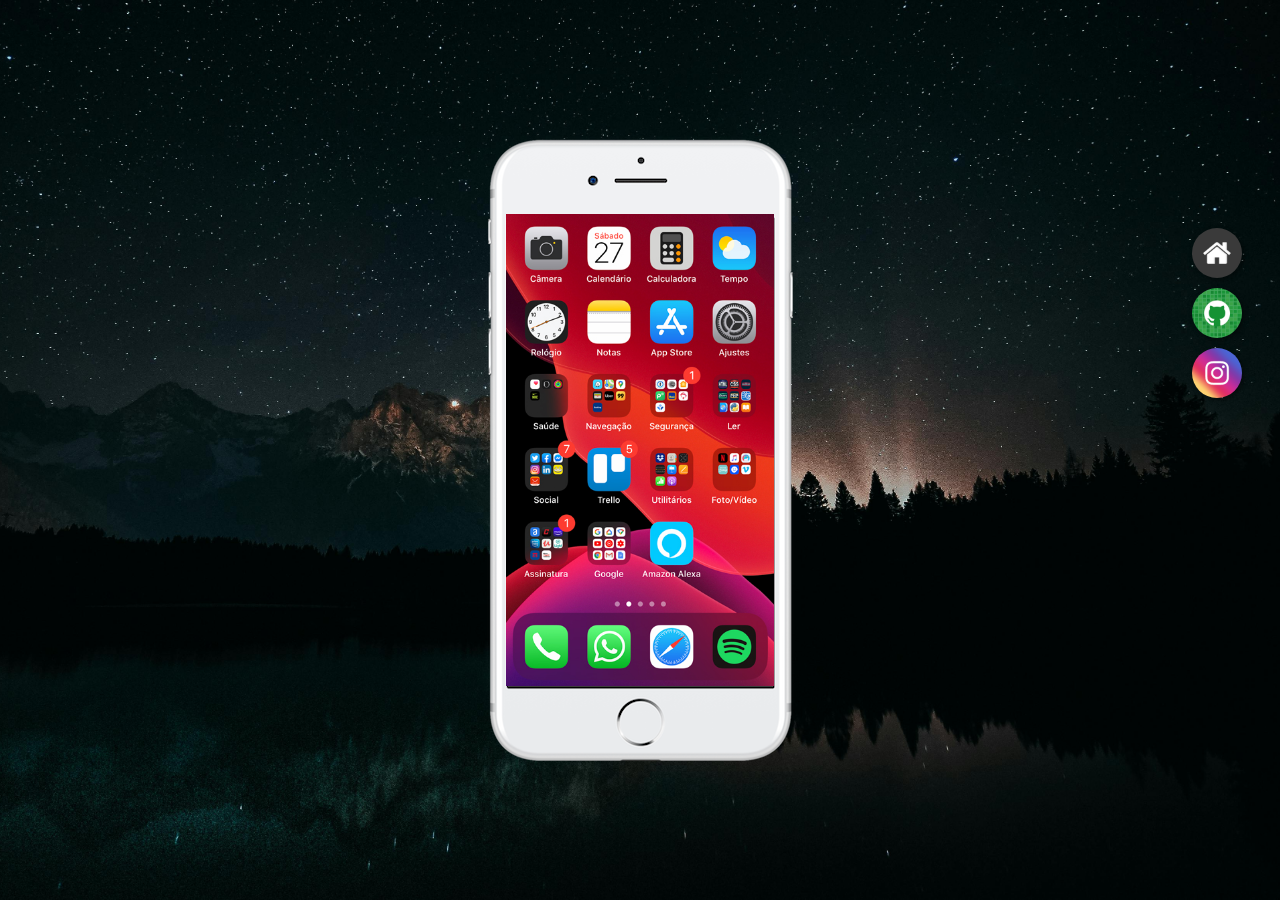
<file: index.html>
<!DOCTYPE html>
<html lang="pt-br">
<head>
    <meta charset="UTF-8">
    <meta name="viewport" content="width=device-width, initial-scale=1.0">
    <link rel="shortcut icon" href="pacote-d013/pacote-d013/imagens/aplicativo-movel.png" type="image/x-icon">   
    <link rel="stylesheet" href="estilos/style.css">
    <title>Projeto Redes Sociais</title>
</head>
<body>
    <main>
        <section id="telefone">
            <iframe src="home.html" name="tela" id="tela" frameborder="0">
                Seu navegador não é compatível com isso.
            </iframe>
        </section>
        <section id="redes-sociais">
            <a href="home.html" target="tela"><img src="pacote-d013/pacote-d013/imagens/logo-home.jpg" alt=""></a>
            <a href="github.html" target="tela"><img src="pacote-d013/pacote-d013/imagens/logo-github.jpg" alt=""></a>
            <a href="instagram.html" target="tela"><img src="pacote-d013/pacote-d013/imagens/logo-instagram.jpg" alt=""></a>
            
        </section>
    </main>
</body>
</html>
</file>
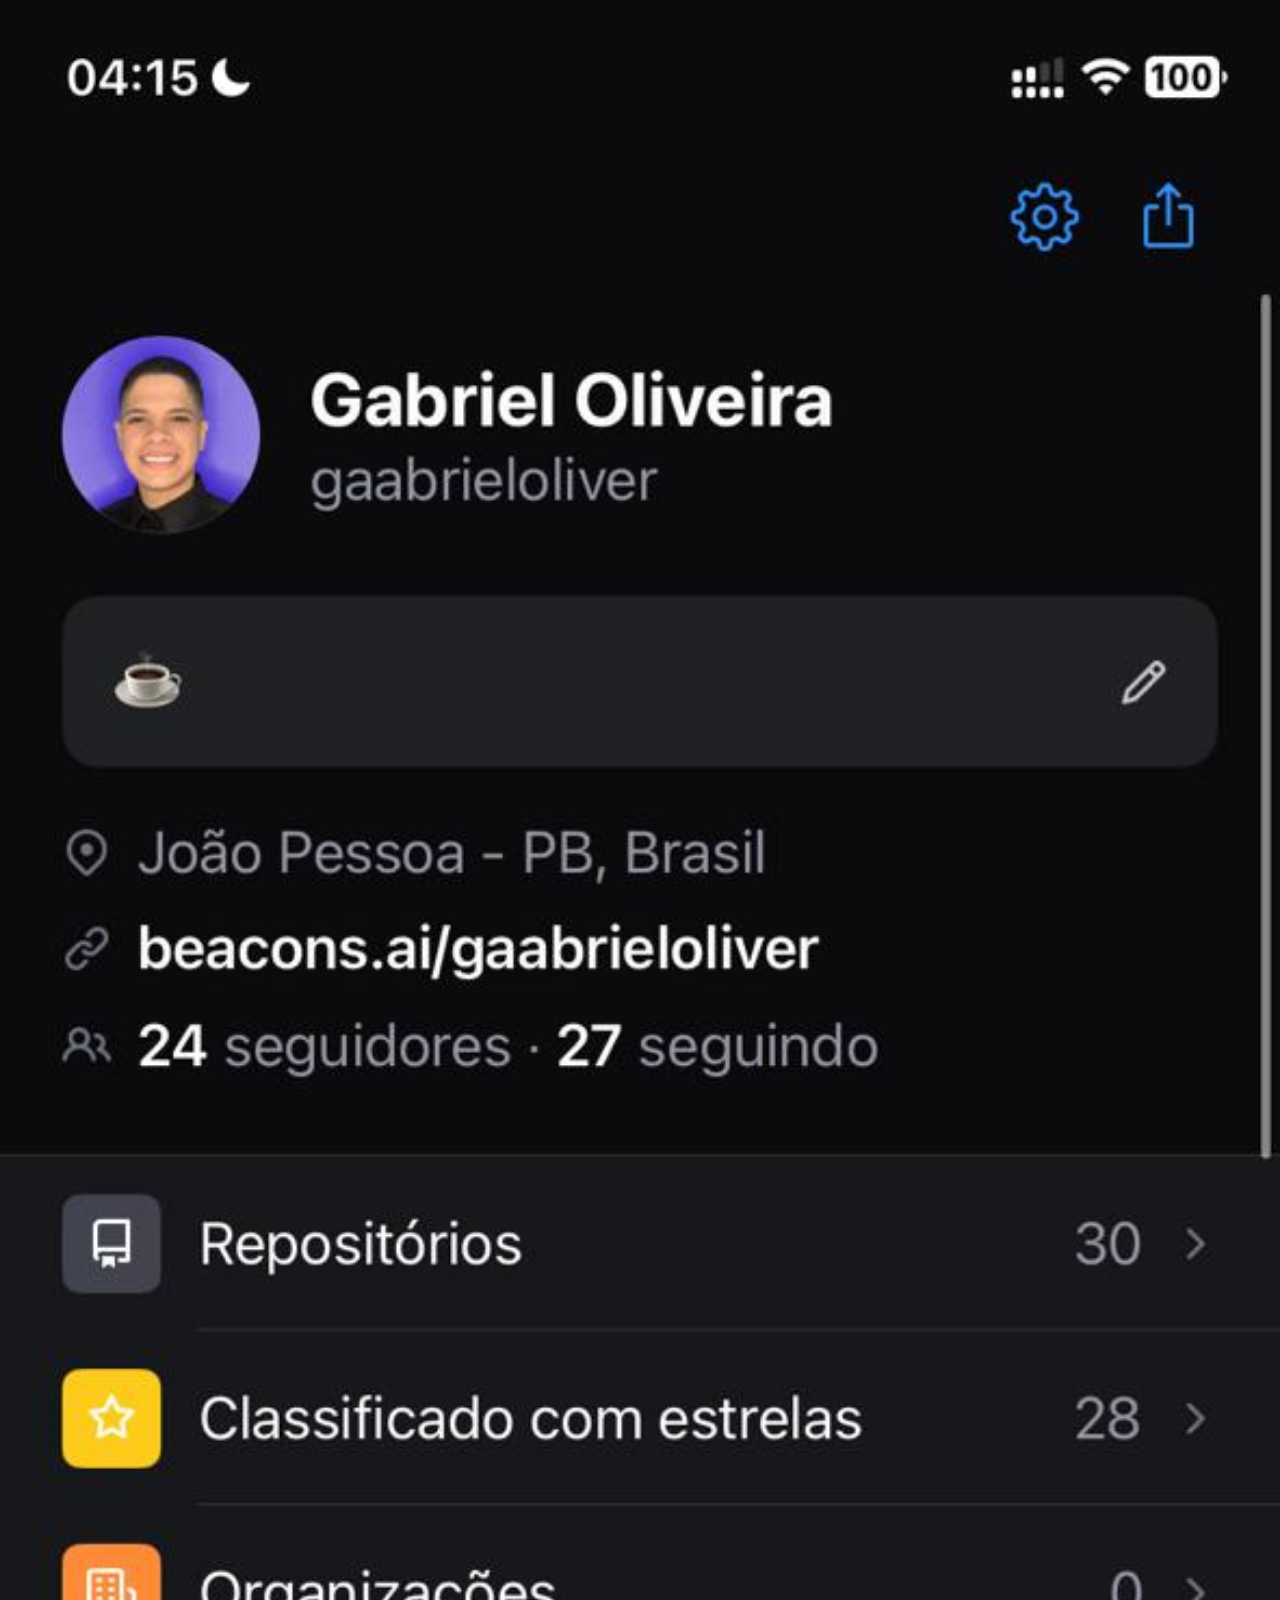
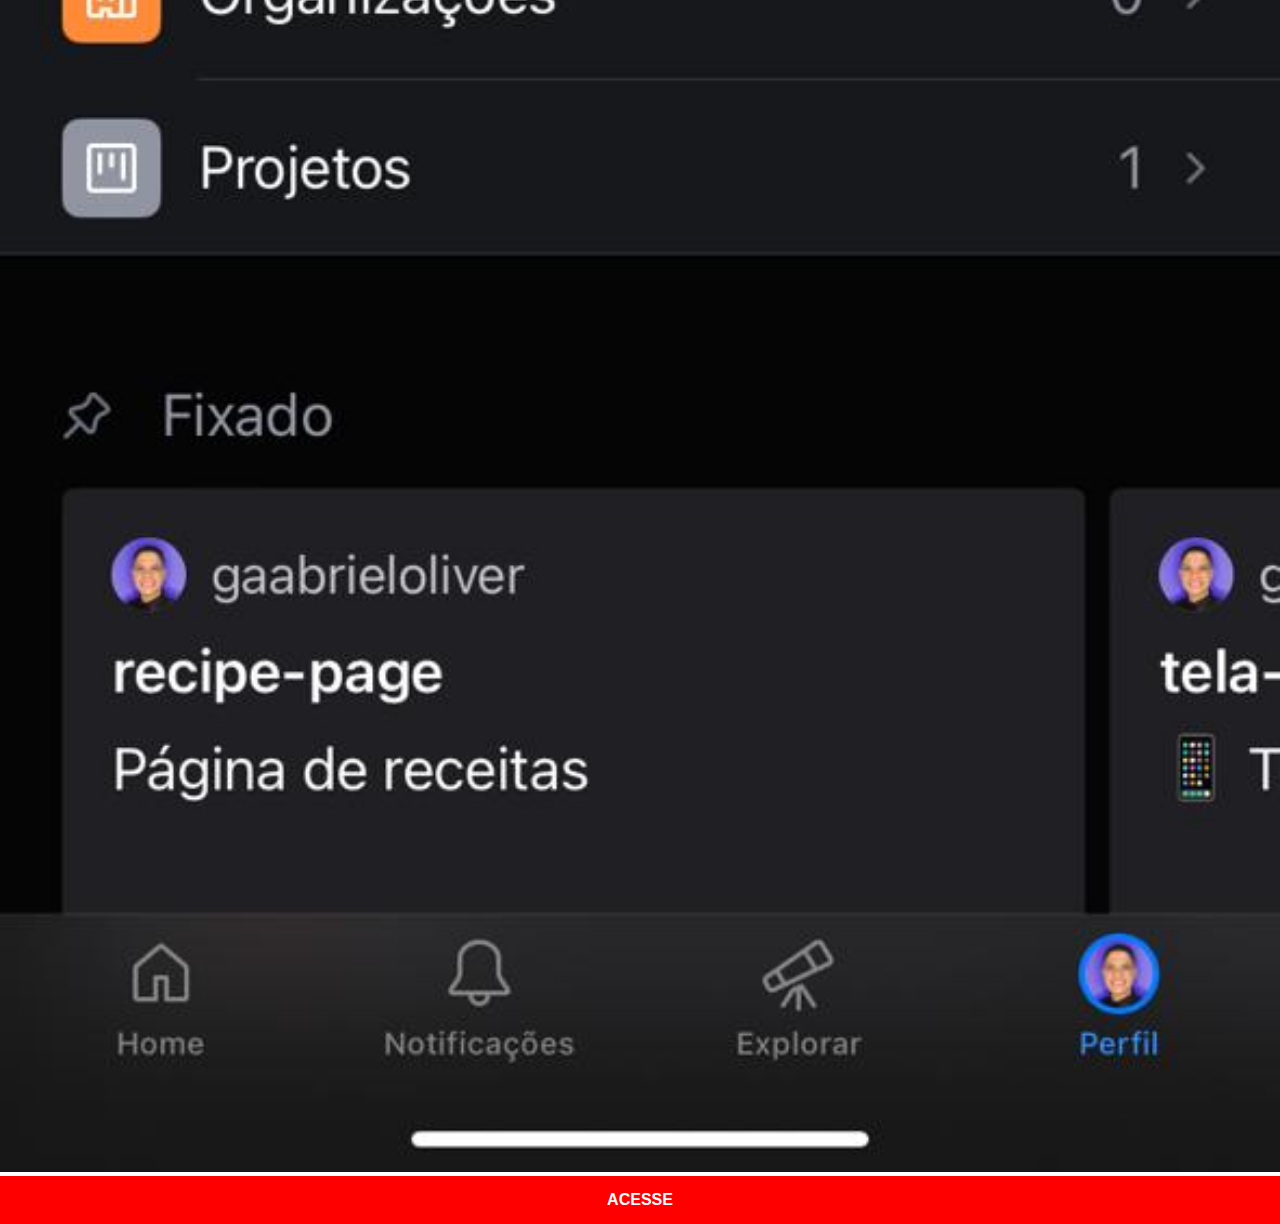
<file: github.html>
<!DOCTYPE html>
<html lang="pt-br">
<head>
    <meta charset="UTF-8">
    <meta name="viewport" content="width=device-width, initial-scale=1.0">
    <title>GitHub</title>
    <link rel="stylesheet" href="estilos/social.css">
</head>
<body>
    <img src="pacote-d013/pacote-d013/imagens/github.jpeg" alt="Instagram">
    <a href="https://github.com/gaabrieloliver" target="_blank">ACESSE</a>
</body>
</html>
</file>
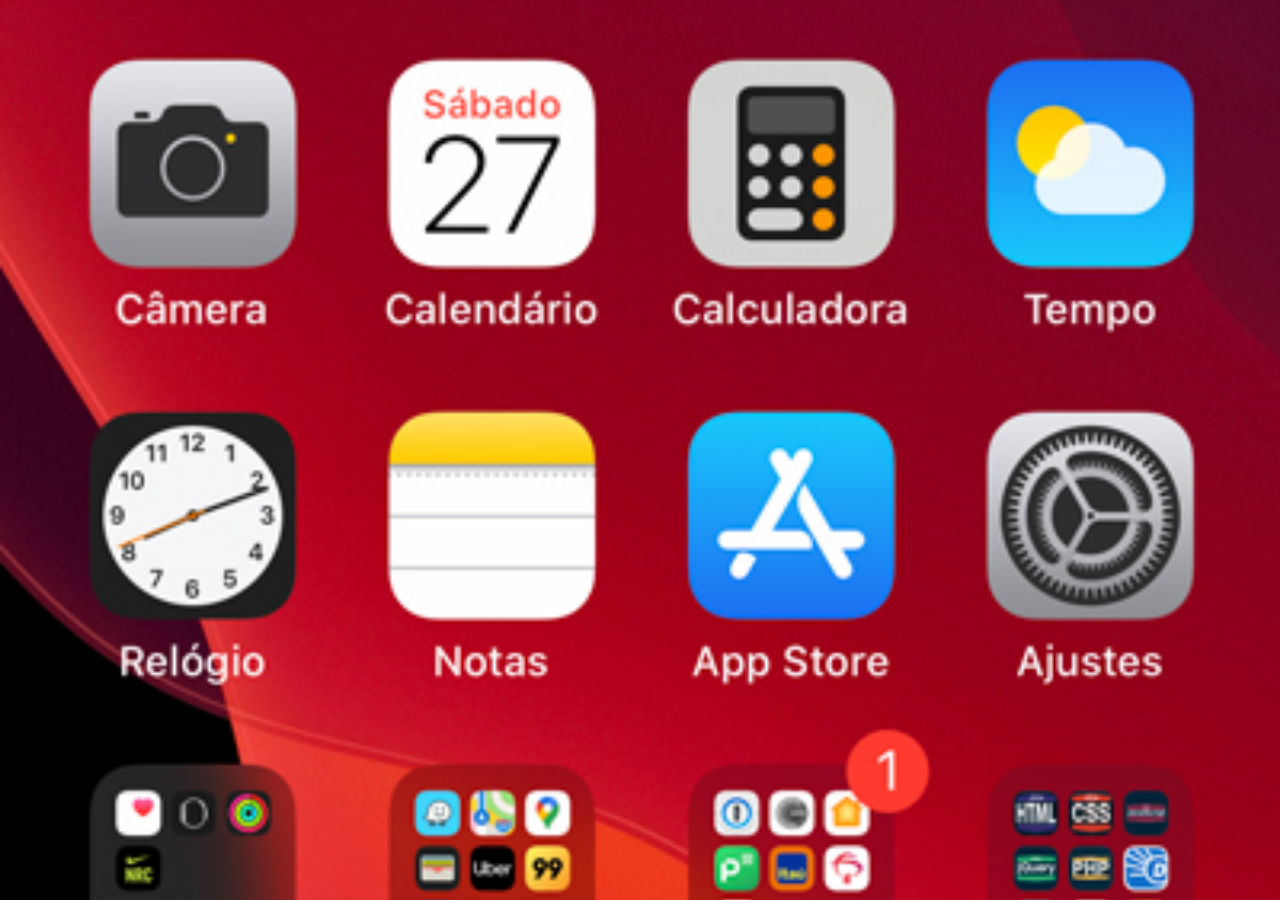
<file: home.html>
<!DOCTYPE html>
<html lang="pt-br">
  <head>
    <meta charset="UTF-8" />
    <meta name="viewport" content="width=device-width, initial-scale=1.0" />
    <title>Home</title>
  </head>
  <style>
    * {
      margin: 0;
      padding: 0;
    }

    body {
      width: 100vw;
      height: 100vh;

      background: black
        url('pacote-d013/pacote-d013/imagens/tela-home.jpg') no-repeat top
        center;
        background-size: cover;
    }
  </style>
  <body></body>
</html>
</file>
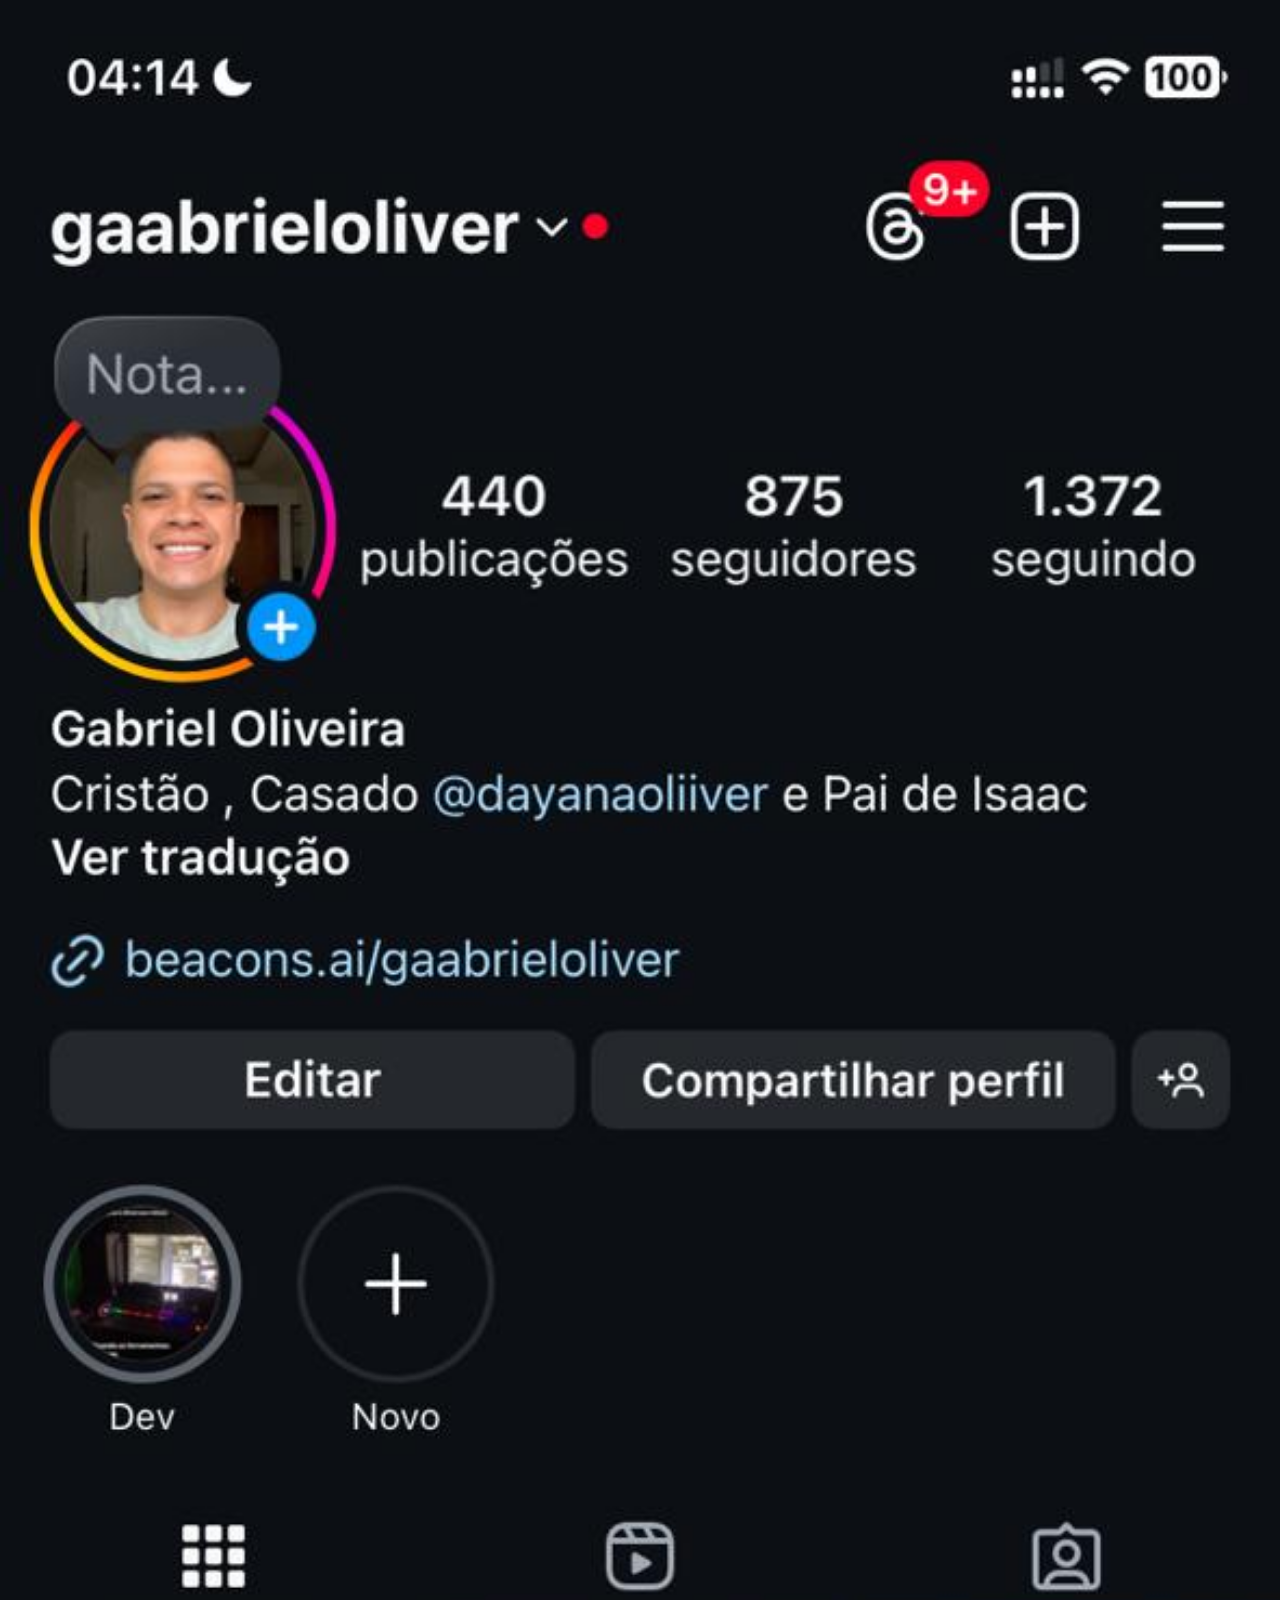
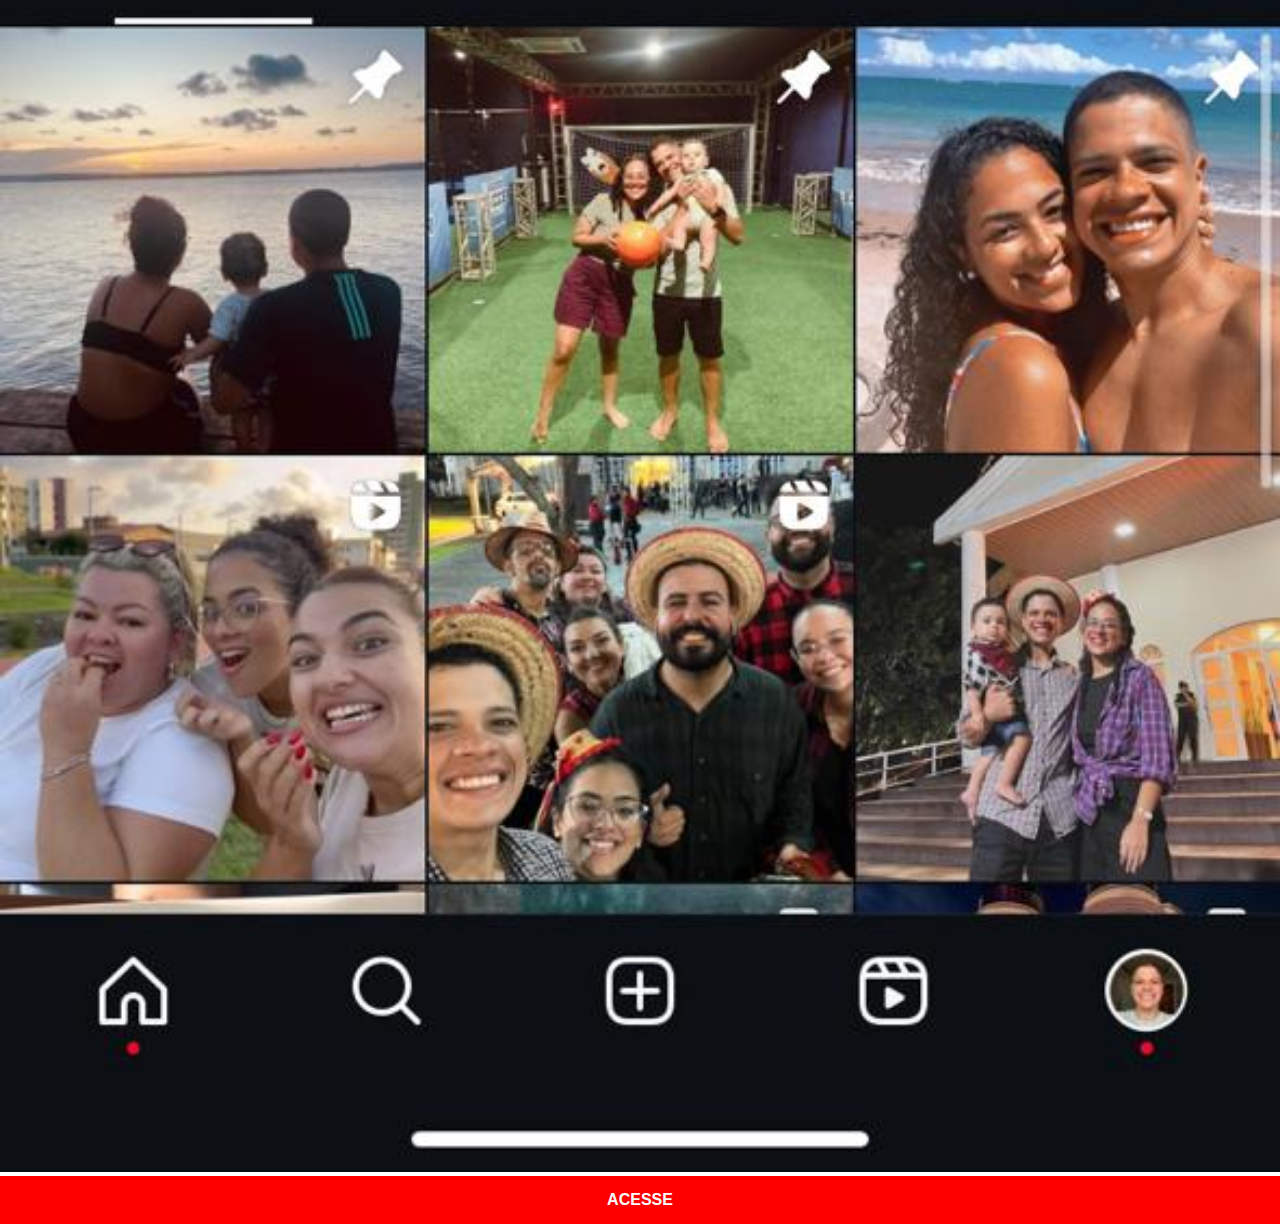
<file: instagram.html>
<!DOCTYPE html>
<html lang="pt-br">
<head>
    <meta charset="UTF-8">
    <meta name="viewport" content="width=device-width, initial-scale=1.0">
    <link rel="stylesheet" href="estilos/social.css">
    <title>Instagram</title>
</head>
<body>
    <img src="pacote-d013/pacote-d013/imagens/instagram.jpeg" alt="Instagram">
    <a href="https://www.instagram.com/gaabrieloliver/" target="_blank">ACESSE</a>
</body>
</html>
</file>
<file: estilos/style.css>
@charset "UTF-8";

::-webkit-scrollbar {
    display: none;
    /* Para navegadores WebKit, como Chrome e Safari */
}

* {
    margin: 0;
    padding: 0;
    font-family: Arial, Helvetica, sans-serif;
}

html,body {
    height: 100vh;
    width: 100vw;
    background-color: black;
    
}

body {
    background: url(../pacote-d013/pacote-d013/imagens/fundo.jpg) no-repeat top center;
    background-size: cover;
    background-attachment: fixed;
}

main {
    height: 100vh;

    display: flex;
    justify-content: center;
    align-items: center;
    
}

section#telefone {
    height: 627px;
    width: 311px;
    background: url(../pacote-d013/pacote-d013/imagens/frame-iphone.png);

    display: flex;
    justify-content: center;
    align-items: center;

}

iframe#tela {
    height: 472px;
    width: 268px;
}

section#redes-sociais {
    position: absolute;
    top: 25%;
    right: 3%;
    
    display: flex;

    flex-direction: column;
    justify-content: space-around;

    height: 20%;
}

section#redes-sociais img {
    width: 50px;
    border-radius: 50%;
    box-shadow: 2px 2px 5px rgba(0, 0, 0, 0.425);
    box-sizing: border-box;
}

section#redes-sociais img:hover {
    border: 2px solid rgba(255, 255, 255, 0.829);
    transition: border 1s;
}
</file>
<file: estilos/social.css>
* {
    margin: 0;
    padding: 0;
    font-family: Arial, Helvetica, sans-serif;
}

::-webkit-scrollbar {
    display: none;
}

img {
    width: 100vw;
}

a {
    bottom: 10px;
    display: block;

    padding: 15px;
    text-align: center;
    font-weight: bolder;
    color: white;
    text-decoration: none;
    background-color: red;
}

a:hover {
    background-color: rgb(172, 10, 10);
    transition: 0.5s;
}
</file>
